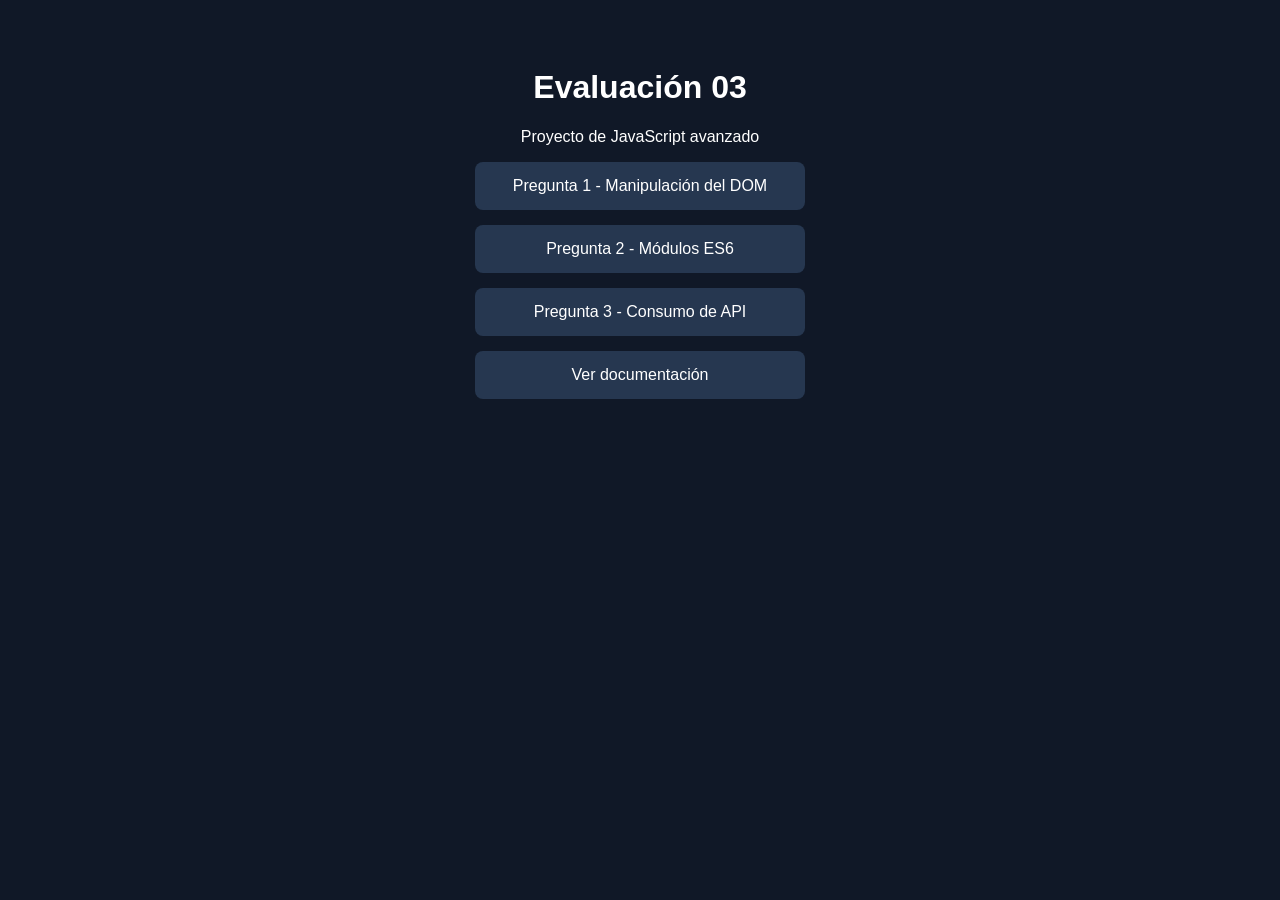
<file: index.html>
<!DOCTYPE html>
<html lang="es">
<head>
    <meta charset="UTF-8">
    <meta name="viewport" content="width=device-width, initial-scale=1.0">
    <title>Evaluación 03 - JavaScript</title>
    <style>
        body {
            font-family: Arial, sans-serif;
            background: #101827;
            color: white;
            text-align: center;
            padding: 40px 20px;
        }
        a {
            display: block;
            max-width: 300px;
            margin: 15px auto;
            padding: 15px;
            background: #263750;
            color: white;
            text-decoration: none;
            border-radius: 8px;
        }
        a:hover { background: #36577d; }
    </style>
</head>
<body>
    <h1>Evaluación 03</h1>
    <p>Proyecto de JavaScript avanzado</p>

    <a href="p1-dom/">Pregunta 1 - Manipulación del DOM</a>
    <a href="p2-modulos/">Pregunta 2 - Módulos ES6</a>
    <a href="p3-api/">Pregunta 3 - Consumo de API</a>

    <a href="README.md">Ver documentación</a>
</body>
</html>
</file>
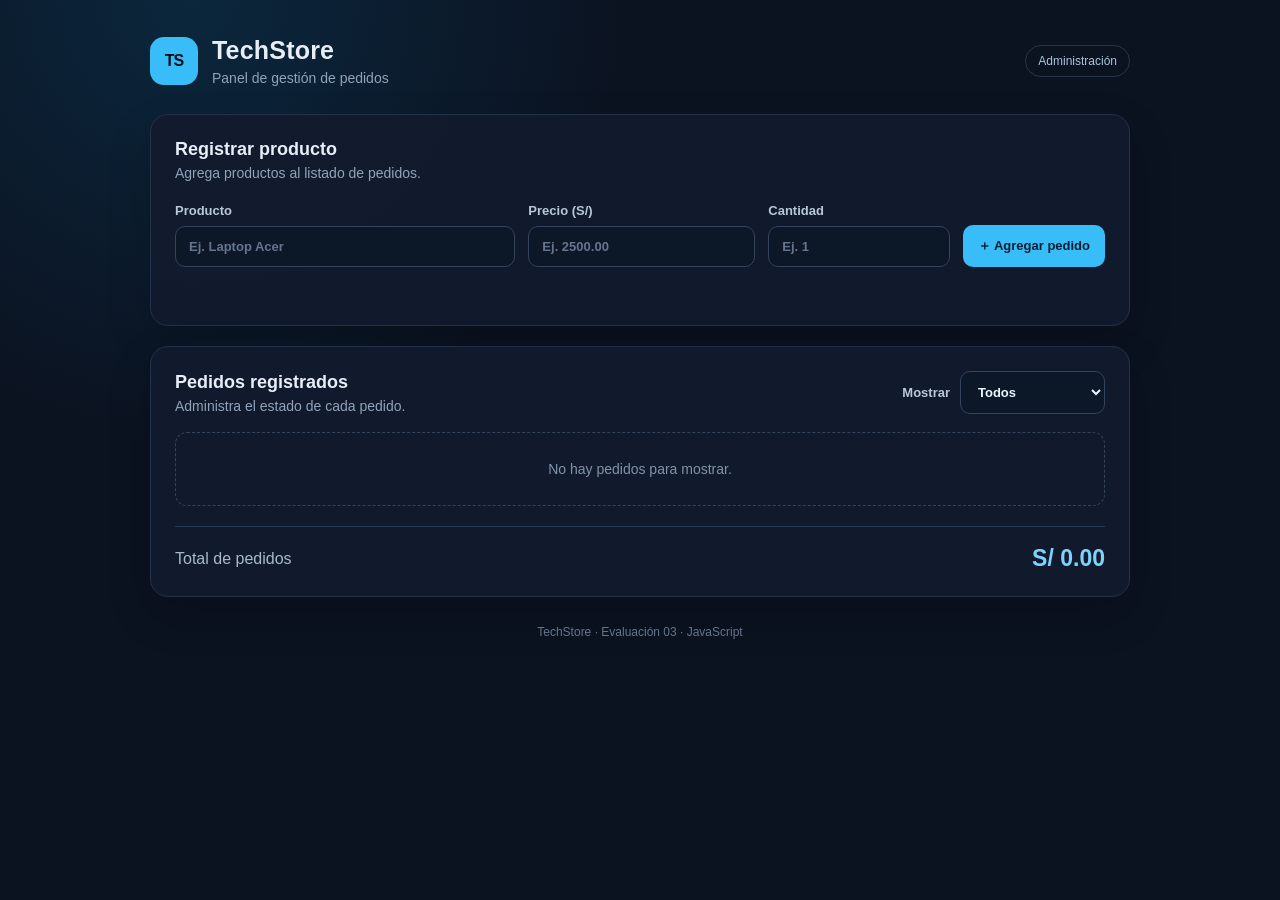
<file: p1-dom/index.html>
<!DOCTYPE html>
<html lang="es">
<head>
    <meta charset="UTF-8">
    <meta name="viewport" content="width=device-width, initial-scale=1.0">
    <title>TechStore | Gestión de pedidos</title>
    <link rel="stylesheet" href="styles.css">
    <script src="app.js" defer></script>
</head>
<body>
    <main class="contenedor">
        <header class="encabezado">
            <div class="marca">
                <span class="marca-icono">TS</span>
                <div>
                    <h1>TechStore</h1>
                    <p>Panel de gestión de pedidos</p>
                </div>
            </div>
            <span class="etiqueta">Administración</span>
        </header>

        <section class="panel">
            <div class="titulo-seccion">
                <div>
                    <h2>Registrar producto</h2>
                    <p>Agrega productos al listado de pedidos.</p>
                </div>
            </div>

            <form id="form-pedido" novalidate>
                <label>
                    Producto
                    <input type="text" id="producto" placeholder="Ej. Laptop Acer" autocomplete="off">
                </label>
                <label>
                    Precio (S/)
                    <input type="number" id="precio" min="0" step="0.01" placeholder="Ej. 2500.00">
                </label>
                <label>
                    Cantidad
                    <input type="number" id="cantidad" min="0" step="1" placeholder="Ej. 1">
                </label>
                <button class="boton boton-principal" type="submit">＋ Agregar pedido</button>
            </form>
            <p id="mensaje" class="mensaje" role="status" aria-live="polite"></p>
        </section>

        <section class="panel">
            <div class="barra-lista">
                <div>
                    <h2>Pedidos registrados</h2>
                    <p>Administra el estado de cada pedido.</p>
                </div>
                <label class="filtro-label" for="filtro">
                    Mostrar
                    <select id="filtro">
                        <option value="todos">Todos</option>
                        <option value="pendiente">Pendientes</option>
                        <option value="entregado">Entregados</option>
                    </select>
                </label>
            </div>

            <ul id="lista-pedidos" class="lista-pedidos"></ul>

            <div class="resumen">
                <span>Total de pedidos</span>
                <strong id="total">S/ 0.00</strong>
            </div>
        </section>

        <footer>TechStore · Evaluación 03 · JavaScript</footer>
    </main>
</body>
</html>
</file>
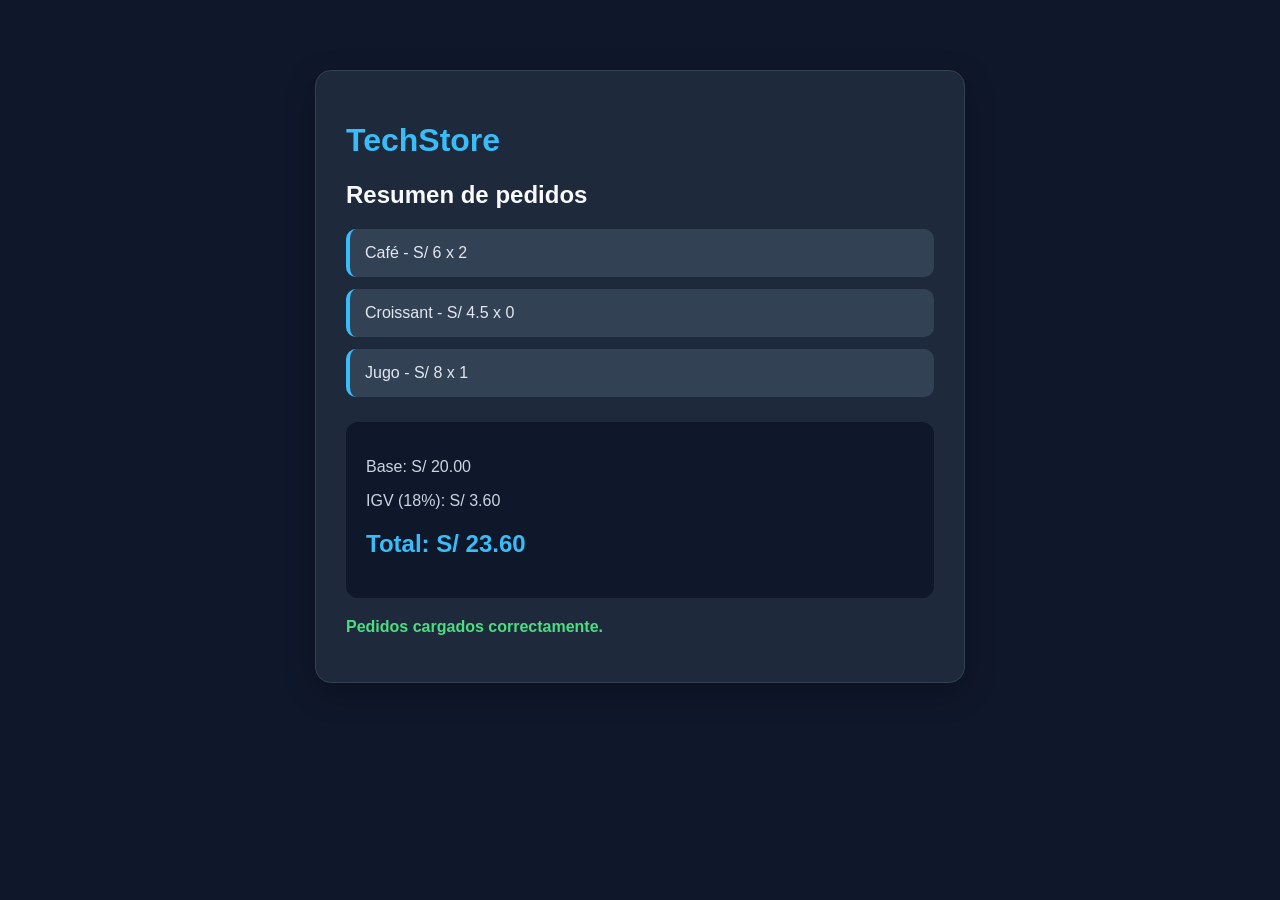
<file: p2-modulos/index.html>
<!DOCTYPE html>
<html lang="es">
<head>
  <meta charset="UTF-8">
  <meta name="viewport" content="width=device-width, initial-scale=1.0">
  <title>TechStore - Módulos JS</title>
  <link rel="stylesheet" href="styles.css">
  <script type="module" src="main.js"></script>
</head>
<body>
  <main class="contenedor">
    <h1>TechStore</h1>
    <h2>Resumen de pedidos</h2>

    <ul id="lista"></ul>

    <section class="resumen">
      <p>Base: S/ <span id="base">0.00</span></p>
      <p>IGV (18%): S/ <span id="igv">0.00</span></p>
      <h2>Total: S/ <span id="total">0.00</span></h2>
    </section>

    <p id="resultado">Cargando...</p>
  </main>
</body>
</html>
</file>
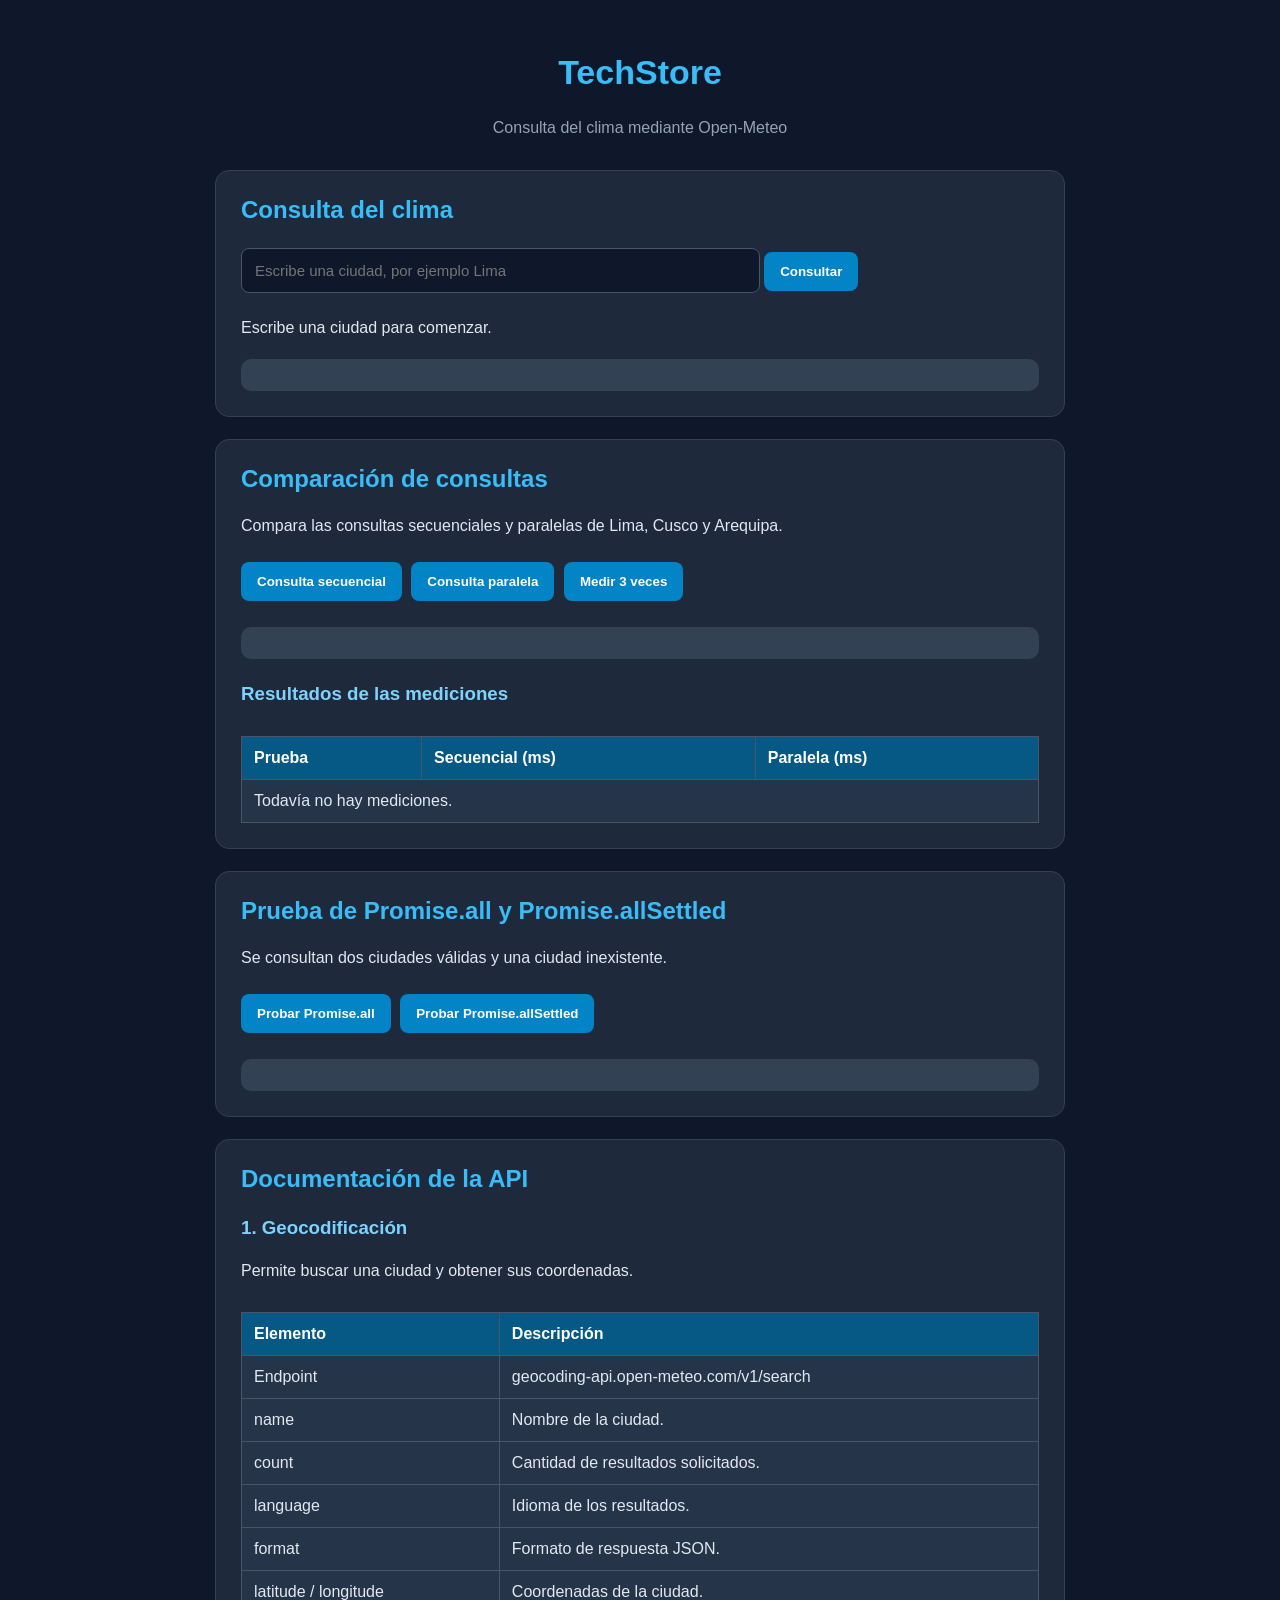
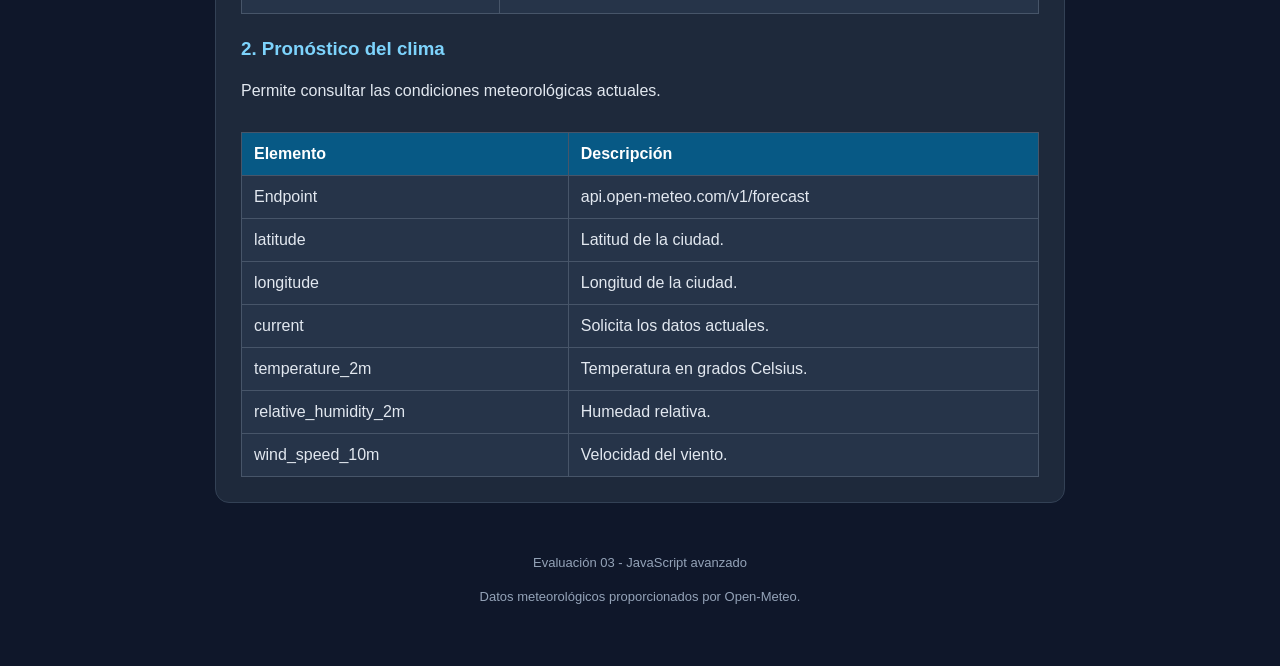
<file: p3-api/index.html>
<!DOCTYPE html>
<html lang="es">
<head>
  <meta charset="UTF-8">
  <meta name="viewport" content="width=device-width, initial-scale=1.0">
  <title>TechStore - API del clima</title>
  <link rel="stylesheet" href="styles.css">
  <script src="app.js" defer></script>
</head>
<body>
  <main class="contenedor">
    <header>
      <h1>TechStore</h1>
      <p>Consulta del clima mediante Open-Meteo</p>
    </header>

    <section class="panel">
      <h2>Consulta del clima</h2>

      <form id="form-clima">
        <input
          id="ciudad"
          type="text"
          placeholder="Escribe una ciudad, por ejemplo Lima"
          required
        >
        <button id="btn-buscar" type="submit">Consultar</button>
      </form>

      <p id="mensaje">Escribe una ciudad para comenzar.</p>
      <div id="resultado" class="resultado"></div>
    </section>

    <section class="panel">
      <h2>Comparación de consultas</h2>
      <p>Compara las consultas secuenciales y paralelas de Lima, Cusco y Arequipa.</p>

      <button id="btn-secuencial">Consulta secuencial</button>
      <button id="btn-paralelo">Consulta paralela</button>
      <button id="btn-mediciones">Medir 3 veces</button>

      <div id="comparacion"></div>

      <h3>Resultados de las mediciones</h3>
      <div class="tabla-contenedor">
        <table>
          <thead>
            <tr>
              <th>Prueba</th>
              <th>Secuencial (ms)</th>
              <th>Paralela (ms)</th>
            </tr>
          </thead>
          <tbody id="tabla-mediciones">
            <tr>
              <td colspan="3">Todavía no hay mediciones.</td>
            </tr>
          </tbody>
        </table>
      </div>
    </section>

    <section class="panel">
      <h2>Prueba de Promise.all y Promise.allSettled</h2>
      <p>Se consultan dos ciudades válidas y una ciudad inexistente.</p>

      <button id="btn-all">Probar Promise.all</button>
      <button id="btn-allsettled">Probar Promise.allSettled</button>

      <div id="resultado-promesas"></div>
    </section>

    <section class="panel">
      <h2>Documentación de la API</h2>

      <h3>1. Geocodificación</h3>
      <p>Permite buscar una ciudad y obtener sus coordenadas.</p>

      <div class="tabla-contenedor">
        <table>
          <thead>
            <tr>
              <th>Elemento</th>
              <th>Descripción</th>
            </tr>
          </thead>
          <tbody>
            <tr>
              <td>Endpoint</td>
              <td>geocoding-api.open-meteo.com/v1/search</td>
            </tr>
            <tr>
              <td>name</td>
              <td>Nombre de la ciudad.</td>
            </tr>
            <tr>
              <td>count</td>
              <td>Cantidad de resultados solicitados.</td>
            </tr>
            <tr>
              <td>language</td>
              <td>Idioma de los resultados.</td>
            </tr>
            <tr>
              <td>format</td>
              <td>Formato de respuesta JSON.</td>
            </tr>
            <tr>
              <td>latitude / longitude</td>
              <td>Coordenadas de la ciudad.</td>
            </tr>
          </tbody>
        </table>
      </div>

      <h3>2. Pronóstico del clima</h3>
      <p>Permite consultar las condiciones meteorológicas actuales.</p>

      <div class="tabla-contenedor">
        <table>
          <thead>
            <tr>
              <th>Elemento</th>
              <th>Descripción</th>
            </tr>
          </thead>
          <tbody>
            <tr>
              <td>Endpoint</td>
              <td>api.open-meteo.com/v1/forecast</td>
            </tr>
            <tr>
              <td>latitude</td>
              <td>Latitud de la ciudad.</td>
            </tr>
            <tr>
              <td>longitude</td>
              <td>Longitud de la ciudad.</td>
            </tr>
            <tr>
              <td>current</td>
              <td>Solicita los datos actuales.</td>
            </tr>
            <tr>
              <td>temperature_2m</td>
              <td>Temperatura en grados Celsius.</td>
            </tr>
            <tr>
              <td>relative_humidity_2m</td>
              <td>Humedad relativa.</td>
            </tr>
            <tr>
              <td>wind_speed_10m</td>
              <td>Velocidad del viento.</td>
            </tr>
          </tbody>
        </table>
      </div>
    </section>

    <footer>
      <p>Evaluación 03 - JavaScript avanzado</p>
      <p>Datos meteorológicos proporcionados por Open-Meteo.</p>
    </footer>
  </main>
</body>
</html>
</file>
<file: p1-dom/styles.css>
* {
    box-sizing: border-box;
}

:root {
    font-family: Inter, Segoe UI, Arial, sans-serif;
    color: #e8eef8;
    background: #0b1220;
}

body {
    margin: 0;
    min-height: 100vh;
    padding: 36px 18px;
    background:
        radial-gradient(circle at 15% 0%, rgba(14, 165, 233, .14), transparent 32%),
        #0b1220;
}

.contenedor {
    width: min(100%, 980px);
    margin: 0 auto;
}

.encabezado, .marca, .barra-lista, .resumen, .pedido, .acciones {
    display: flex;
    align-items: center;
}

.encabezado, .barra-lista, .resumen {
    justify-content: space-between;
}

.encabezado {
    margin-bottom: 28px;
}

.marca {
    gap: 14px;
}

.marca-icono {
    display: grid;
    place-items: center;
    width: 48px;
    height: 48px;
    border-radius: 14px;
    color: #06121f;
    background: #38bdf8;
    font-weight: 900;
    letter-spacing: -1px;
}

h1, h2, p {
    margin: 0;
}

h1 {
    font-size: 25px;
    letter-spacing: .2px;
}

.encabezado p, .titulo-seccion p, .barra-lista p {
    color: #91a2ba;
    margin-top: 5px;
    font-size: 14px;
}

.etiqueta {
    padding: 8px 12px;
    border: 1px solid #26364d;
    border-radius: 999px;
    color: #a8c4dc;
    font-size: 12px;
}

.panel {
    padding: 24px;
    margin-bottom: 20px;
    border: 1px solid #233149;
    border-radius: 18px;
    background: rgba(17, 27, 45, .94);
    box-shadow: 0 18px 45px rgba(0, 0, 0, .16);
}

h2 {
    font-size: 18px;
}

form {
    display: grid;
    grid-template-columns: 1.5fr 1fr .8fr auto;
    align-items: end;
    gap: 13px;
    margin-top: 22px;
}

label {
    display: grid;
    gap: 8px;
    color: #b9c7d9;
    font-size: 13px;
    font-weight: 600;
}

input, select {
    width: 100%;
    min-width: 0;
    padding: 12px 13px;
    border: 1px solid #34445d;
    border-radius: 10px;
    outline: none;
    color: #edf5ff;
    background: #0c1728;
    font: inherit;
}

input:focus, select:focus {
    border-color: #38bdf8;
    box-shadow: 0 0 0 3px rgba(56, 189, 248, .12);
}

input::placeholder {
    color: #65758d;
}

.boton {
    padding: 12px 15px;
    border: 0;
    border-radius: 10px;
    cursor: pointer;
    font: inherit;
    font-size: 13px;
    font-weight: 700;
    transition: .15s ease;
}

.boton-principal {
    color: #062033;
    background: #38bdf8;
    white-space: nowrap;
}

.boton-principal:hover {
    background: #7dd3fc;
}

.mensaje {
    min-height: 20px;
    margin-top: 14px;
    color: #fbbf24;
    font-size: 13px;
}

.barra-lista {
    gap: 18px;
    margin-bottom: 18px;
}

.filtro-label {
    display: flex;
    align-items: center;
    gap: 10px;
    white-space: nowrap;
}

.filtro-label select {
    width: auto;
    min-width: 145px;
}

.lista-pedidos {
    display: grid;
    gap: 10px;
    padding: 0;
    margin: 0;
    list-style: none;
}

.pedido {
    justify-content: space-between;
    gap: 16px;
    padding: 16px;
    border: 1px solid #293a53;
    border-radius: 13px;
    background: #0d192b;
}

.pedido-info {
    min-width: 0;
}

.pedido-nombre {
    overflow-wrap: anywhere;
    color: #f1f6fd;
    font-weight: 700;
}

.pedido-detalle {
    margin-top: 6px;
    color: #9aabc1;
    font-size: 13px;
}

.estado {
    display: inline-block;
    margin-top: 9px;
    padding: 4px 8px;
    border-radius: 999px;
    font-size: 11px;
    font-weight: 700;
    text-transform: capitalize;
}

.estado-pendiente {
    color: #fcd34d;
    background: rgba(245, 158, 11, .12);
}

.estado-entregado {
    color: #86efac;
    background: rgba(34, 197, 94, .12);
}

.acciones {
    flex-shrink: 0;
    gap: 8px;
}

.boton-entregar {
    color: #a7f3d0;
    background: #12372f;
}

.boton-eliminar {
    color: #fecaca;
    background: #43232b;
}

.boton-entregar:hover {
    background: #195443;
}

.boton-eliminar:hover {
    background: #63303b;
}

.vacio {
    padding: 28px 12px;
    color: #8192aa;
    text-align: center;
    border: 1px dashed #34445d;
    border-radius: 12px;
    font-size: 14px;
}

.resumen {
    margin-top: 20px;
    padding-top: 18px;
    border-top: 1px solid #293a53;
    color: #a9b9cd;
}

.resumen strong {
    color: #7dd3fc;
    font-size: 23px;
}

footer {
    padding: 8px 0;
    color: #65758d;
    text-align: center;
    font-size: 12px;
}

@media (max-width: 760px) {
    body {
        padding: 22px 12px;
    }

    form {
        grid-template-columns: 1fr 1fr;
    }

    form label:first-child {
        grid-column: 1 / -1;
    }

    form .boton {
        grid-column: 1 / -1;
    }

    .panel {
        padding: 18px;
    }
}

@media (max-width: 520px) {
    .encabezado, .barra-lista, .pedido {
        align-items: flex-start;
        flex-direction: column;
    }

    .filtro-label {
        width: 100%;
        justify-content: space-between;
    }

    .filtro-label select {
        flex: 1;
    }

    .acciones {
        width: 100%;
    }

    .acciones .boton {
        flex: 1;
    }
}
</file>
<file: p2-modulos/styles.css>
* {
  box-sizing: border-box;
}

body {
  margin: 0;
  padding: 40px 20px;
  background: #0f172a;
  color: #e2e8f0;
  font-family: Arial, sans-serif;
}

.contenedor {
  max-width: 650px;
  margin: 30px auto;
  padding: 30px;
  background: #1e293b;
  border: 1px solid #334155;
  border-radius: 16px;
  box-shadow: 0 10px 30px rgba(0, 0, 0, 0.25);
}

h1 {
  color: #38bdf8;
  font-size: 32px;
}

h2 {
  color: #f8fafc;
}

ul {
  padding: 0;
  list-style: none;
}

li {
  padding: 15px;
  margin: 12px 0;
  background: #334155;
  border-radius: 10px;
  border-left: 4px solid #38bdf8;
}

.resumen {
  margin-top: 25px;
  padding: 20px;
  background: #0f172a;
  border-radius: 12px;
}

.resumen p {
  color: #cbd5e1;
  font-size: 16px;
}

.resumen h2 {
  color: #38bdf8;
}

#resultado {
  margin-top: 20px;
  color: #4ade80;
  font-weight: bold;
}
</file>
<file: p3-api/styles.css>
* {
  box-sizing: border-box;
}

body {
  margin: 0;
  padding: 30px 18px;
  background: #0f172a;
  color: #e2e8f0;
  font-family: Arial, sans-serif;
}

.contenedor {
  max-width: 850px;
  margin: auto;
}

header {
  text-align: center;
  margin-bottom: 30px;
}

header h1 {
  color: #38bdf8;
  font-size: 34px;
}

header p {
  color: #94a3b8;
}

.panel {
  padding: 25px;
  margin-bottom: 22px;
  background: #1e293b;
  border: 1px solid #334155;
  border-radius: 14px;
}

h2 {
  color: #38bdf8;
  margin-top: 0;
}

h3 {
  color: #7dd3fc;
  margin-top: 24px;
}

p {
  line-height: 1.6;
}

input {
  width: 65%;
  padding: 13px;
  border: 1px solid #475569;
  border-radius: 8px;
  background: #0f172a;
  color: white;
  font-size: 15px;
}

input:focus {
  outline: 2px solid #38bdf8;
}

button {
  padding: 12px 16px;
  margin: 8px 5px 8px 0;
  border: none;
  border-radius: 8px;
  background: #0284c7;
  color: white;
  font-weight: bold;
  cursor: pointer;
}

button:hover {
  background: #0369a1;
}

button:disabled {
  opacity: 0.5;
  cursor: not-allowed;
}

.resultado,
#comparacion,
#resultado-promesas {
  margin-top: 18px;
  padding: 16px;
  background: #334155;
  border-radius: 10px;
  min-height: 30px;
}

.resultado h3 {
  margin-top: 0;
}

.tabla-contenedor {
  width: 100%;
  overflow-x: auto;
}

table {
  width: 100%;
  border-collapse: collapse;
  margin-top: 12px;
}

th,
td {
  padding: 12px;
  border: 1px solid #475569;
  text-align: left;
}

th {
  background: #075985;
  color: white;
}

td {
  background: #263449;
}

footer {
  padding: 15px;
  text-align: center;
  color: #94a3b8;
  font-size: 13px;
}

@media (max-width: 600px) {
  body {
    padding: 15px 10px;
  }

  .panel {
    padding: 18px;
  }

  input {
    width: 100%;
    margin-bottom: 8px;
  }

  button {
    width: 100%;
  }
}
</file>
